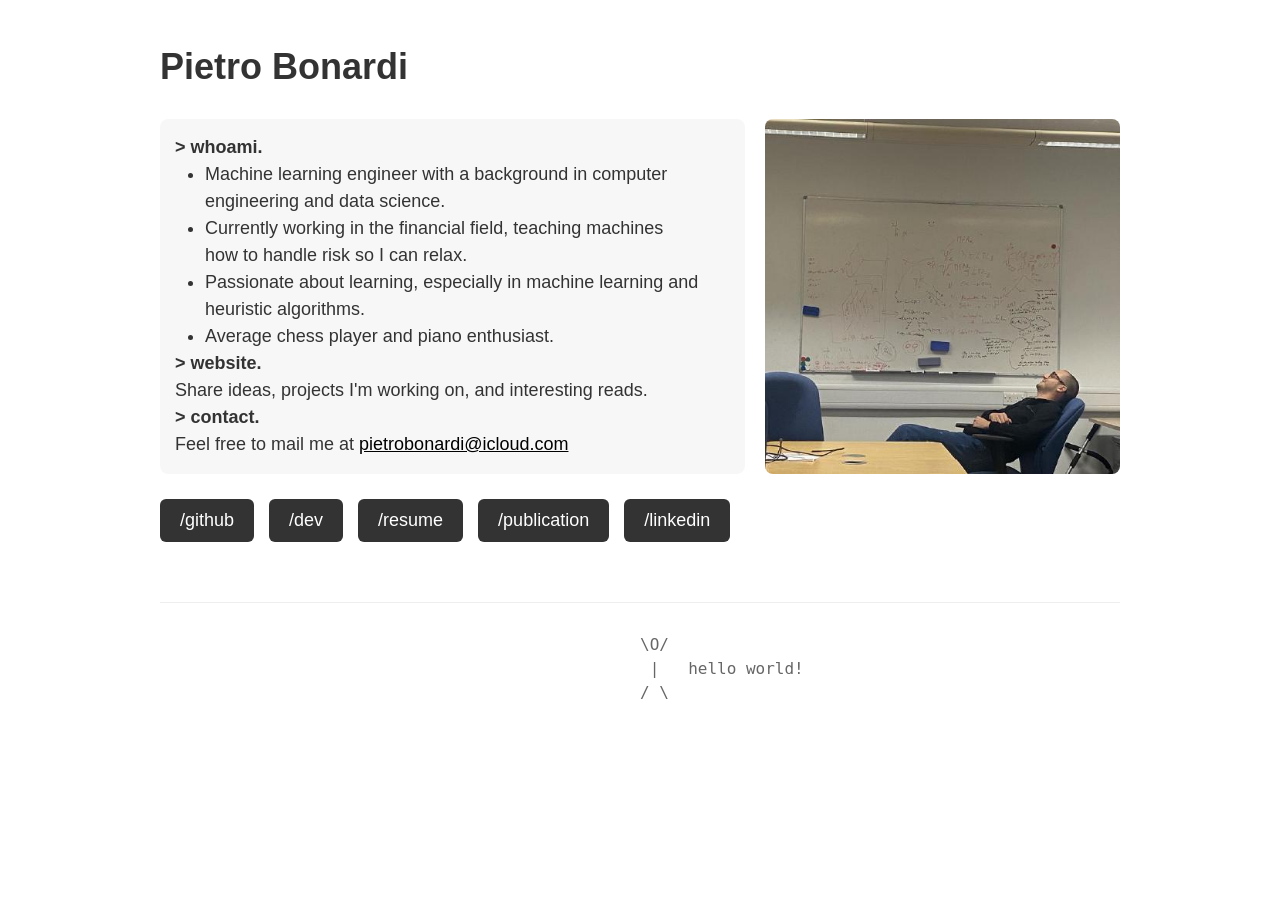
<file: index.html>
<!DOCTYPE html>
<html lang="en">

<head>
    <meta charset="UTF-8">
    <meta name="viewport" content="width=device-width, initial-scale=1.0">
    <title>Pietro Bonardi | portfolio</title>
    <link rel="stylesheet" href="./css/style.css">
</head>

<body>
    <main class="container">
        <h1>Pietro Bonardi </h1>
        <section class="intro-section">
            <div class="whoami-div">
                <p><strong>> whoami.</strong><br></p>
                <ul>
                    <li>Machine learning engineer with a background in computer engineering and data science.</li>
                    <li>Currently working in the financial field, teaching machines how to handle risk so I can relax.</li>
                    <li>Passionate about learning, especially in machine learning and heuristic algorithms.</li>
                    <li>Average chess player and piano enthusiast.</li>
                </ul>
                
                <p><strong>> website.</strong><br>
                    Share ideas, projects I'm working on, and interesting reads.
                </p>
                <p><strong>> contact.</strong><br>
                    Feel free to mail me at <a class="mailto"
                    href="mailto:pietrobonardi@icloud.com">pietrobonardi@icloud.com</a>
                </p>
            </div><!-- whoami -->
            
            <div class="image-div">
                <img src="media/me.jpeg" alt="Pietro Bonardi">
            </div> <!-- image-div -->
            
        </section> <!-- intro-section -->

        <section class="nav-link-section">
            <nav class="nav-links">
                <a href="https://github.com/PietroBonardi">/github</a>
                <a href="dev.html">/dev</a> <!-- create a new page-->
                <a href="media/Pietro_Bonardi_Resume.pdf" target="_blank">/resume</a>
                <a href="https://scholar.google.com/citations?hl=en&user=wE4TjYkAAAAJ&view_op=list_works&gmla=AL3_zihy5g5JAyXrl_iuktwDM5U25mazHBZS4T1cLWZvgSUUoSUH70Gic-NkUbCYE1F-Ar_6D4nyUIamdveb45C3"
                target="_blank">/publication</a>
                <a href="https://www.linkedin.com/in/pietrobonardi/">/linkedin</a>
            </nav>
        </section> <!-- nav-section -->
    </main>

    <footer>

  <pre>
    \O/ 
                  |   hello world!
    / \ 
</pre>
    </footer>
</body>

</html>
</file>
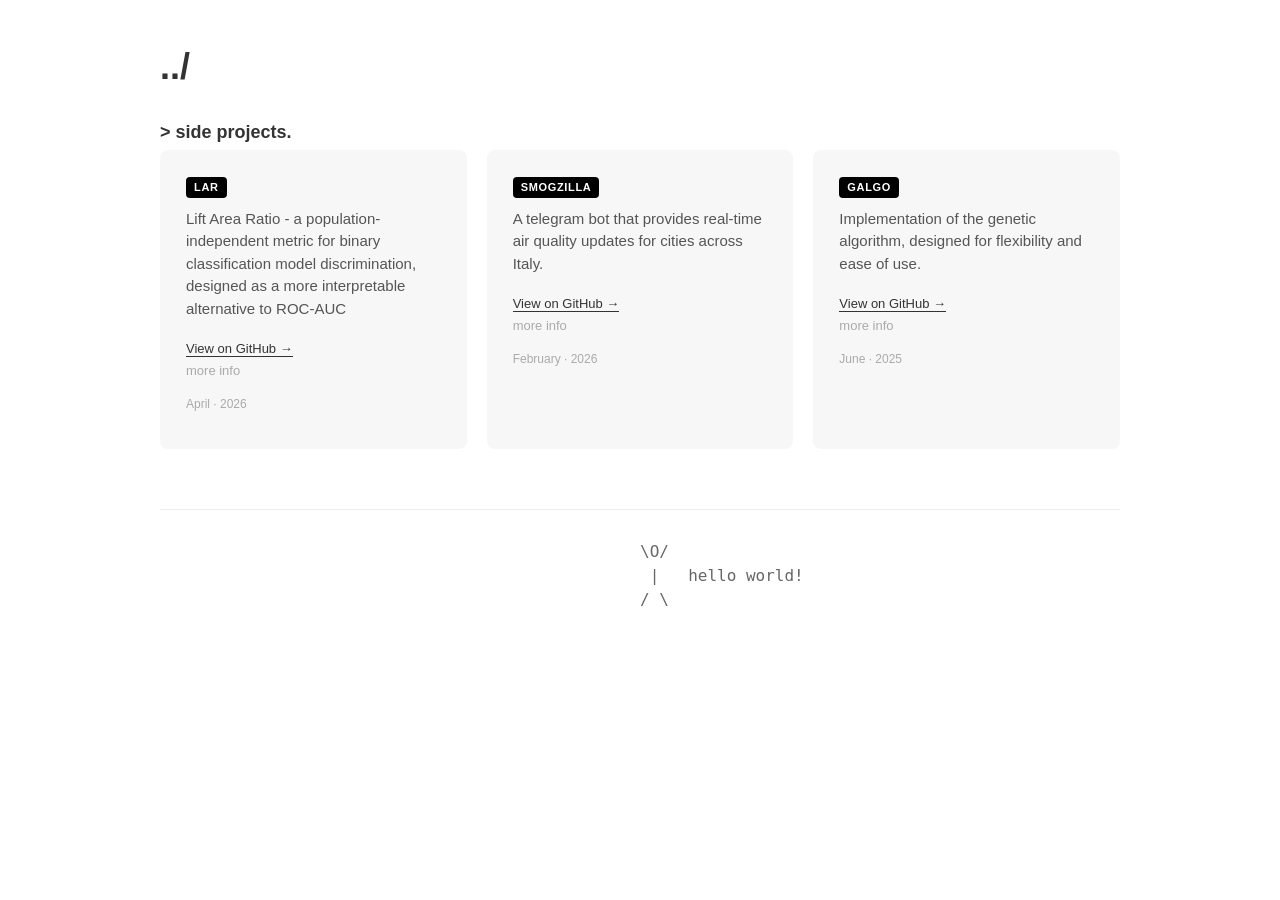
<file: dev.html>
<!DOCTYPE html>
<html lang="en">

<head>
    <meta charset="UTF-8">
    <meta name="viewport" content="width=device-width, initial-scale=1.0">
    <title>Pietro Bonardi | dev</title>
    <link rel="stylesheet" href="./css/style.css">
</head>

<body>
    <main class="container dev-container">
        <a href="index.html" class="back-link"><h1>../</h1></a>

        <!-- SIDE PROJECTS -->
        <section>
            <p class="section-header"><strong>> side projects.</strong></p>
            <div class="projects-grid">
                
                <div class="card project-card"> <!--LAR-->
                    <span class="tag">LAR</span>
                    <p>Lift Area Ratio - a population-independent metric for binary classification model discrimination, designed as a more interpretable alternative to ROC-AUC</p>
                    <a class="project-link" href="https://github.com/PietroBonardi/lar" target="_blank">View on GitHub →</a>
                    <details class="project-details">
                        <summary>more info</summary>
                    </details>
                    <p class="meta">April · 2026</p>
                </div>

                <div class="card project-card">
                    <span class="tag">smogzilla</span>
                    <p>A telegram bot that provides real-time air quality updates for cities across Italy.</p>
                    <a class="project-link" href="https://github.com/PietroBonardi/smogzilla" target="_blank">View on GitHub →</a>
                    <details class="project-details">
                        <summary>more info</summary>
                    </details>
                    <p class="meta">February · 2026</p>
                </div>


                <div class="card project-card">
                    <span class="tag">GALGO</span>
                    <p>Implementation of the genetic algorithm, designed for flexibility and ease of use.</p>
                    <a class="project-link" href="https://github.com/PietroBonardi/galgo" target="_blank">View on GitHub →</a>
                    <details class="project-details">
                        <summary>more info</summary>
                    </details>
                    <p class="meta">June · 2025</p>
                </div>

            </div>
        </section>


    </main>

    <footer>
        <pre>
    \O/ 
                  |   hello world!
    / \ 
        </pre>
    </footer>

</body>

</html>
</file>
<file: css/style.css>
/* Reset and Base Styles */
* {
    margin: 0;
    padding: 0;
    box-sizing: border-box;
}

body {
    font-family: 'Helvetica Neue', Arial, sans-serif;
    font-size: 18px;
    line-height: 1.5;
    color: #333;
    max-width: 1000px;
    margin: 0 auto;
    padding: 40px 20px;
}

/* Layout Container */
.container {
    display: flex;
    flex-direction: column;
    gap: 25px;
}

/* Intro Section */
.intro-section {
    display: flex;
    gap: 20px;
    align-items: stretch;
}


.image-div {
    flex-shrink: 0;
}

.image-div img {
    width: 100%;
    max-width: 355px;
    height: 100%;
    object-fit: cover; /* fills the space without distorting */
    border-radius: 8px;
    display: block;
}

.whoami-div {
    background: rgba(0, 0, 0, 0.03);
    padding: 15px;
    border-radius: 8px;
}


.whoami-div ul {
    margin: 0px 30px;
}

.whoami-div li {
    margin-bottom: 0px;
    padding-left: 0px;
    position: relative;
}


/* Navigation */
.nav-links {
    display: flex;
    gap: 15px;
    justify-content:left ; 
    flex-wrap: wrap;
}

.nav-links a {
    text-decoration: none;
    padding: 8px 20px;
    background: #333333;
    color: white;
    border-radius: 6px;
    font-weight: 500;
    transition: all 0.2s ease;
}

.nav-links a:hover {
    color: #ffc802;
    transform: translateY(-5px);
}

/* Typography */
strong {
    color: #333;
    font-weight: 600;
}

/* Links */
.mailto {
    color: #000000;
}

.mailto:hover {
    color: #ffc802;
    transform: translateY(-5px);
}

/* Divider */
hr {
    border: none;
    height: 2px;
    background: #333;
    margin: 30px 0;
}


/* Footer */
footer {
    text-align: center;
    margin-top: 60px;
    padding-top: 30px;
    border-top: 1px solid #eee;
    color: #666;
    font-size: 16px;
}

.dev-container {
    display: flex;
    flex-direction: column;
    gap: 25px;
}

.back-link {
    color: #333;
    text-decoration: none;
    transition: color 0.4s;
}

.back-link:hover {
    color: #ffc802;
}

/* ---- shared card base ---- */
.card {
    background: rgba(0, 0, 0, 0.03);
    border-radius: 8px;
    padding: 22px 26px;
}

/* ---- section header ---- */
.section-header {
    margin-bottom: 4px;
}

/* ---- projects grid ---- */
.projects-grid {
    display: grid;
    grid-template-columns: repeat(auto-fit, minmax(250px, 1fr));
    gap: 20px;
}

.project-card .tag {
    display: inline-block;
    font-size: 11px;
    font-weight: 600;
    letter-spacing: 0.06em;
    text-transform: uppercase;
    background: #000000;
    color: white;
    border-radius: 4px;
    padding: 2px 8px;
    margin-bottom: 10px;
}

.project-card h3 {
    font-size: 16px;
    font-weight: 600;
    margin-bottom: 6px;
    color: #333;
}

.project-card p {
    font-size: 15px;
    color: #555;
    line-height: 1.5;
    margin-bottom: 14px;
}

.project-card a.project-link {
    font-size: 13px;
    font-weight: 500;
    color: #333;
    text-decoration: none;
    border-bottom: 1.5px solid #333;
    transition: color 0.2s, border-color 0.2s;
}

.project-card a.project-link:hover {
    color: #ffc802;
    border-color: #ffc802;
}

.project-card .meta {
    font-size: 12px;
    color: #aaa;
    margin-top: 12px;
}

.project-details {
    margin-bottom: 14px;
}

.project-details summary {
    font-size: 13px;
    font-weight: 500;
    color: #aaa;
    cursor: pointer;
    list-style: none;
    transition: color 0.2s;
}

.project-details summary:hover {
    color: #ffc802;
}

.project-details[open] summary {
    color: #333;
    margin-bottom: 8px;
}

.project-details p {
    font-size: 14px;
    color: #8a8676;
    line-height: 1.6;
    margin-bottom: 0;
}

/* Responsive Design */
@media (max-width: 768px) {
    body {
        margin: 0;
        padding: 20px;
        font-size: 16px;
    }

    .container {
        gap: 30px;
    }

    .intro-section {
        flex-direction: column;
        gap: 20px;
    }

    .image-div {
        text-align: center;
    }

    .image-div img {
        max-width: 200px;
    }

    .nav-link-section {
        text-align: center;
    }

    .nav-links {
        justify-content: center;
        gap: 10px;
    }

    .nav-links a {
        padding: 10px 15px;
        font-size: 14px;
    }
    
    .projects-grid {
        grid-template-columns: 1fr;
    }

    footer {
        margin-top: 40px;
    }
}
</file>
